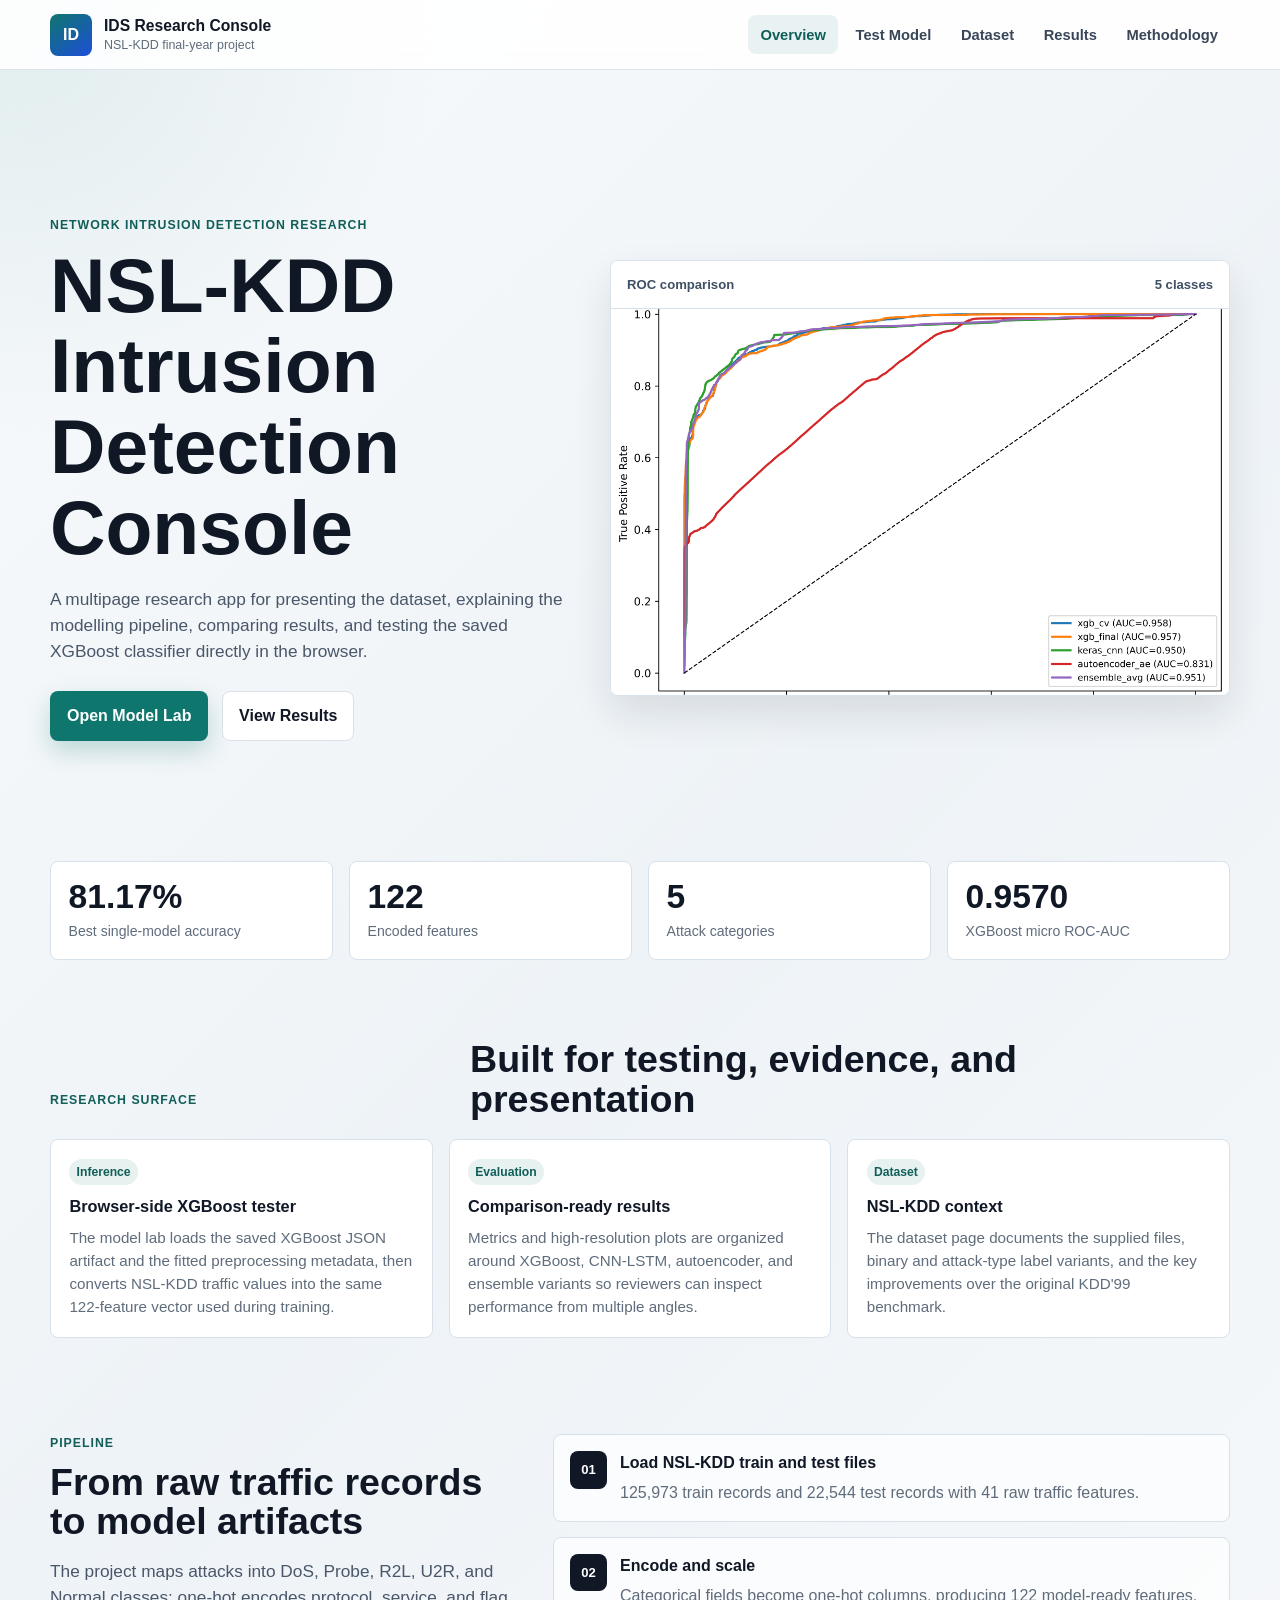
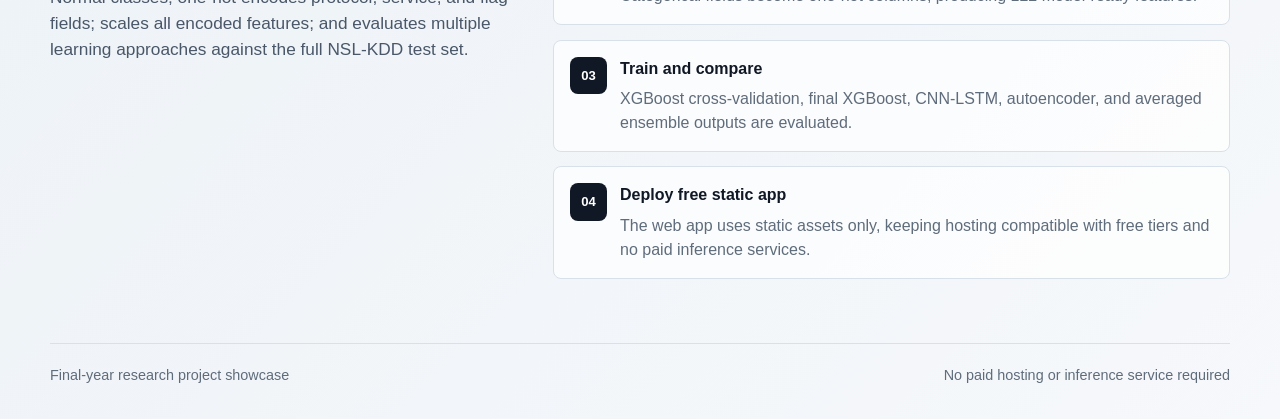
<file: index.html>
<!doctype html>
<html lang="en">
  <head>
    <meta charset="utf-8">
    <meta name="viewport" content="width=device-width, initial-scale=1">
    <meta name="description" content="Final-year NSL-KDD intrusion detection research showcase and browser-based model testing console.">
    <title>NSL-KDD IDS Research Console</title>
    <link rel="stylesheet" href="assets/css/styles.css">
    <script src="assets/js/app.js" defer></script>
  </head>
  <body data-page="overview">
    <header class="site-header">
      <a class="brand" href="index.html" aria-label="NSL-KDD IDS Research Console home">
        <span class="brand-mark">ID</span>
        <span>
          <strong>IDS Research Console</strong>
          <small>NSL-KDD final-year project</small>
        </span>
      </a>
      <nav class="nav-links" aria-label="Primary navigation">
        <a href="index.html">Overview</a>
        <a href="test.html">Test Model</a>
        <a href="dataset.html">Dataset</a>
        <a href="results.html">Results</a>
        <a href="methodology.html">Methodology</a>
      </nav>
    </header>

    <main>
      <section class="hero-band">
        <div class="hero-copy">
          <p class="eyebrow">Network intrusion detection research</p>
          <h1>NSL-KDD Intrusion Detection Console</h1>
          <p class="hero-lede">A multipage research app for presenting the dataset, explaining the modelling pipeline, comparing results, and testing the saved XGBoost classifier directly in the browser.</p>
          <div class="action-row">
            <a class="button primary" href="test.html">Open Model Lab</a>
            <a class="button secondary" href="results.html">View Results</a>
          </div>
        </div>
        <div class="hero-visual" aria-label="Research performance preview">
          <div class="visual-toolbar">
            <span>ROC comparison</span>
            <span>5 classes</span>
          </div>
          <img src="assets/images/roc_comparison.png" alt="ROC comparison chart for the trained intrusion detection models">
        </div>
      </section>

      <section class="metric-strip" aria-label="Project highlights">
        <article>
          <span class="metric-value" id="overview-best-accuracy">81.17%</span>
          <span class="metric-label">Best single-model accuracy</span>
        </article>
        <article>
          <span class="metric-value">122</span>
          <span class="metric-label">Encoded features</span>
        </article>
        <article>
          <span class="metric-value">5</span>
          <span class="metric-label">Attack categories</span>
        </article>
        <article>
          <span class="metric-value">0.9570</span>
          <span class="metric-label">XGBoost micro ROC-AUC</span>
        </article>
      </section>

      <section class="content-band">
        <div class="section-heading">
          <p class="eyebrow">Research surface</p>
          <h2>Built for testing, evidence, and presentation</h2>
        </div>
        <div class="feature-grid">
          <article class="feature-card">
            <span class="feature-kicker">Inference</span>
            <h3>Browser-side XGBoost tester</h3>
            <p>The model lab loads the saved XGBoost JSON artifact and the fitted preprocessing metadata, then converts NSL-KDD traffic values into the same 122-feature vector used during training.</p>
          </article>
          <article class="feature-card">
            <span class="feature-kicker">Evaluation</span>
            <h3>Comparison-ready results</h3>
            <p>Metrics and high-resolution plots are organized around XGBoost, CNN-LSTM, autoencoder, and ensemble variants so reviewers can inspect performance from multiple angles.</p>
          </article>
          <article class="feature-card">
            <span class="feature-kicker">Dataset</span>
            <h3>NSL-KDD context</h3>
            <p>The dataset page documents the supplied files, binary and attack-type label variants, and the key improvements over the original KDD'99 benchmark.</p>
          </article>
        </div>
      </section>

      <section class="split-band">
        <div>
          <p class="eyebrow">Pipeline</p>
          <h2>From raw traffic records to model artifacts</h2>
          <p class="body-copy">The project maps attacks into DoS, Probe, R2L, U2R, and Normal classes; one-hot encodes protocol, service, and flag fields; scales all encoded features; and evaluates multiple learning approaches against the full NSL-KDD test set.</p>
        </div>
        <ol class="timeline">
          <li>
            <span>01</span>
            <strong>Load NSL-KDD train and test files</strong>
            <p>125,973 train records and 22,544 test records with 41 raw traffic features.</p>
          </li>
          <li>
            <span>02</span>
            <strong>Encode and scale</strong>
            <p>Categorical fields become one-hot columns, producing 122 model-ready features.</p>
          </li>
          <li>
            <span>03</span>
            <strong>Train and compare</strong>
            <p>XGBoost cross-validation, final XGBoost, CNN-LSTM, autoencoder, and averaged ensemble outputs are evaluated.</p>
          </li>
          <li>
            <span>04</span>
            <strong>Deploy free static app</strong>
            <p>The web app uses static assets only, keeping hosting compatible with free tiers and no paid inference services.</p>
          </li>
        </ol>
      </section>
    </main>

    <footer class="site-footer">
      <span>Final-year research project showcase</span>
      <span>No paid hosting or inference service required</span>
    </footer>
  </body>
</html>
</file>
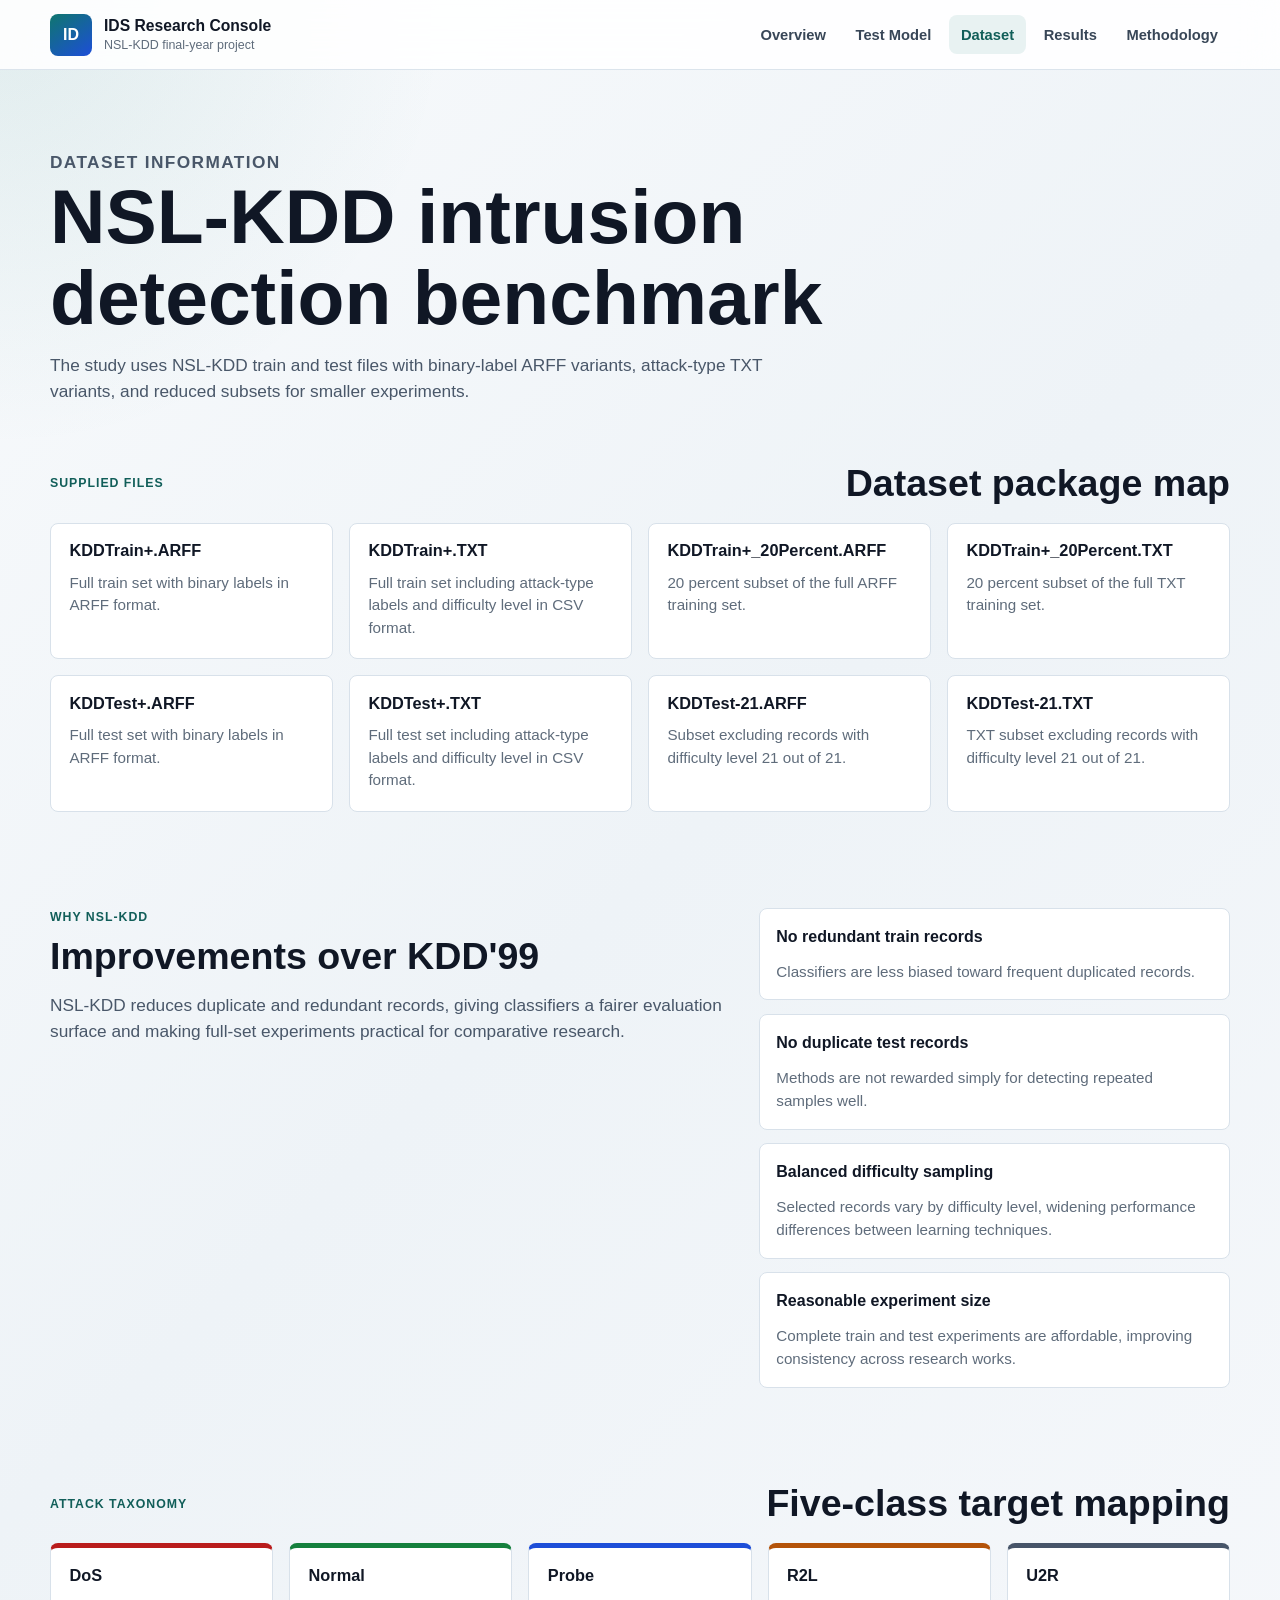
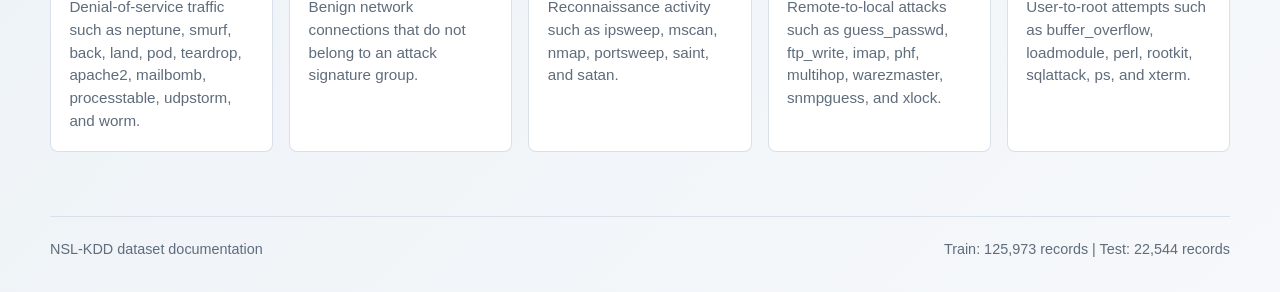
<file: dataset.html>
<!doctype html>
<html lang="en">
  <head>
    <meta charset="utf-8">
    <meta name="viewport" content="width=device-width, initial-scale=1">
    <meta name="description" content="Dataset documentation for the NSL-KDD final-year intrusion detection project.">
    <title>Dataset | IDS Research Console</title>
    <link rel="stylesheet" href="assets/css/styles.css">
    <script src="assets/js/app.js" defer></script>
  </head>
  <body data-page="dataset">
    <header class="site-header">
      <a class="brand" href="index.html" aria-label="NSL-KDD IDS Research Console home">
        <span class="brand-mark">ID</span>
        <span>
          <strong>IDS Research Console</strong>
          <small>NSL-KDD final-year project</small>
        </span>
      </a>
      <nav class="nav-links" aria-label="Primary navigation">
        <a href="index.html">Overview</a>
        <a href="test.html">Test Model</a>
        <a href="dataset.html">Dataset</a>
        <a href="results.html">Results</a>
        <a href="methodology.html">Methodology</a>
      </nav>
    </header>

    <main>
      <section class="page-intro">
        <p class="eyebrow">Dataset information</p>
        <h1>NSL-KDD intrusion detection benchmark</h1>
        <p>The study uses NSL-KDD train and test files with binary-label ARFF variants, attack-type TXT variants, and reduced subsets for smaller experiments.</p>
      </section>

      <section class="content-band tight">
        <div class="section-heading">
          <p class="eyebrow">Supplied files</p>
          <h2>Dataset package map</h2>
        </div>
        <div class="file-grid">
          <article>
            <h3>KDDTrain+.ARFF</h3>
            <p>Full train set with binary labels in ARFF format.</p>
          </article>
          <article>
            <h3>KDDTrain+.TXT</h3>
            <p>Full train set including attack-type labels and difficulty level in CSV format.</p>
          </article>
          <article>
            <h3>KDDTrain+_20Percent.ARFF</h3>
            <p>20 percent subset of the full ARFF training set.</p>
          </article>
          <article>
            <h3>KDDTrain+_20Percent.TXT</h3>
            <p>20 percent subset of the full TXT training set.</p>
          </article>
          <article>
            <h3>KDDTest+.ARFF</h3>
            <p>Full test set with binary labels in ARFF format.</p>
          </article>
          <article>
            <h3>KDDTest+.TXT</h3>
            <p>Full test set including attack-type labels and difficulty level in CSV format.</p>
          </article>
          <article>
            <h3>KDDTest-21.ARFF</h3>
            <p>Subset excluding records with difficulty level 21 out of 21.</p>
          </article>
          <article>
            <h3>KDDTest-21.TXT</h3>
            <p>TXT subset excluding records with difficulty level 21 out of 21.</p>
          </article>
        </div>
      </section>

      <section class="split-band reverse">
        <div>
          <p class="eyebrow">Why NSL-KDD</p>
          <h2>Improvements over KDD'99</h2>
          <p class="body-copy">NSL-KDD reduces duplicate and redundant records, giving classifiers a fairer evaluation surface and making full-set experiments practical for comparative research.</p>
        </div>
        <div class="insight-list">
          <article>
            <strong>No redundant train records</strong>
            <p>Classifiers are less biased toward frequent duplicated records.</p>
          </article>
          <article>
            <strong>No duplicate test records</strong>
            <p>Methods are not rewarded simply for detecting repeated samples well.</p>
          </article>
          <article>
            <strong>Balanced difficulty sampling</strong>
            <p>Selected records vary by difficulty level, widening performance differences between learning techniques.</p>
          </article>
          <article>
            <strong>Reasonable experiment size</strong>
            <p>Complete train and test experiments are affordable, improving consistency across research works.</p>
          </article>
        </div>
      </section>

      <section class="content-band">
        <div class="section-heading">
          <p class="eyebrow">Attack taxonomy</p>
          <h2>Five-class target mapping</h2>
        </div>
        <div class="taxonomy-grid">
          <article class="taxonomy-card dos">
            <h3>DoS</h3>
            <p>Denial-of-service traffic such as neptune, smurf, back, land, pod, teardrop, apache2, mailbomb, processtable, udpstorm, and worm.</p>
          </article>
          <article class="taxonomy-card normal">
            <h3>Normal</h3>
            <p>Benign network connections that do not belong to an attack signature group.</p>
          </article>
          <article class="taxonomy-card probe">
            <h3>Probe</h3>
            <p>Reconnaissance activity such as ipsweep, mscan, nmap, portsweep, saint, and satan.</p>
          </article>
          <article class="taxonomy-card r2l">
            <h3>R2L</h3>
            <p>Remote-to-local attacks such as guess_passwd, ftp_write, imap, phf, multihop, warezmaster, snmpguess, and xlock.</p>
          </article>
          <article class="taxonomy-card u2r">
            <h3>U2R</h3>
            <p>User-to-root attempts such as buffer_overflow, loadmodule, perl, rootkit, sqlattack, ps, and xterm.</p>
          </article>
        </div>
      </section>
    </main>

    <footer class="site-footer">
      <span>NSL-KDD dataset documentation</span>
      <span>Train: 125,973 records | Test: 22,544 records</span>
    </footer>
  </body>
</html>
</file>
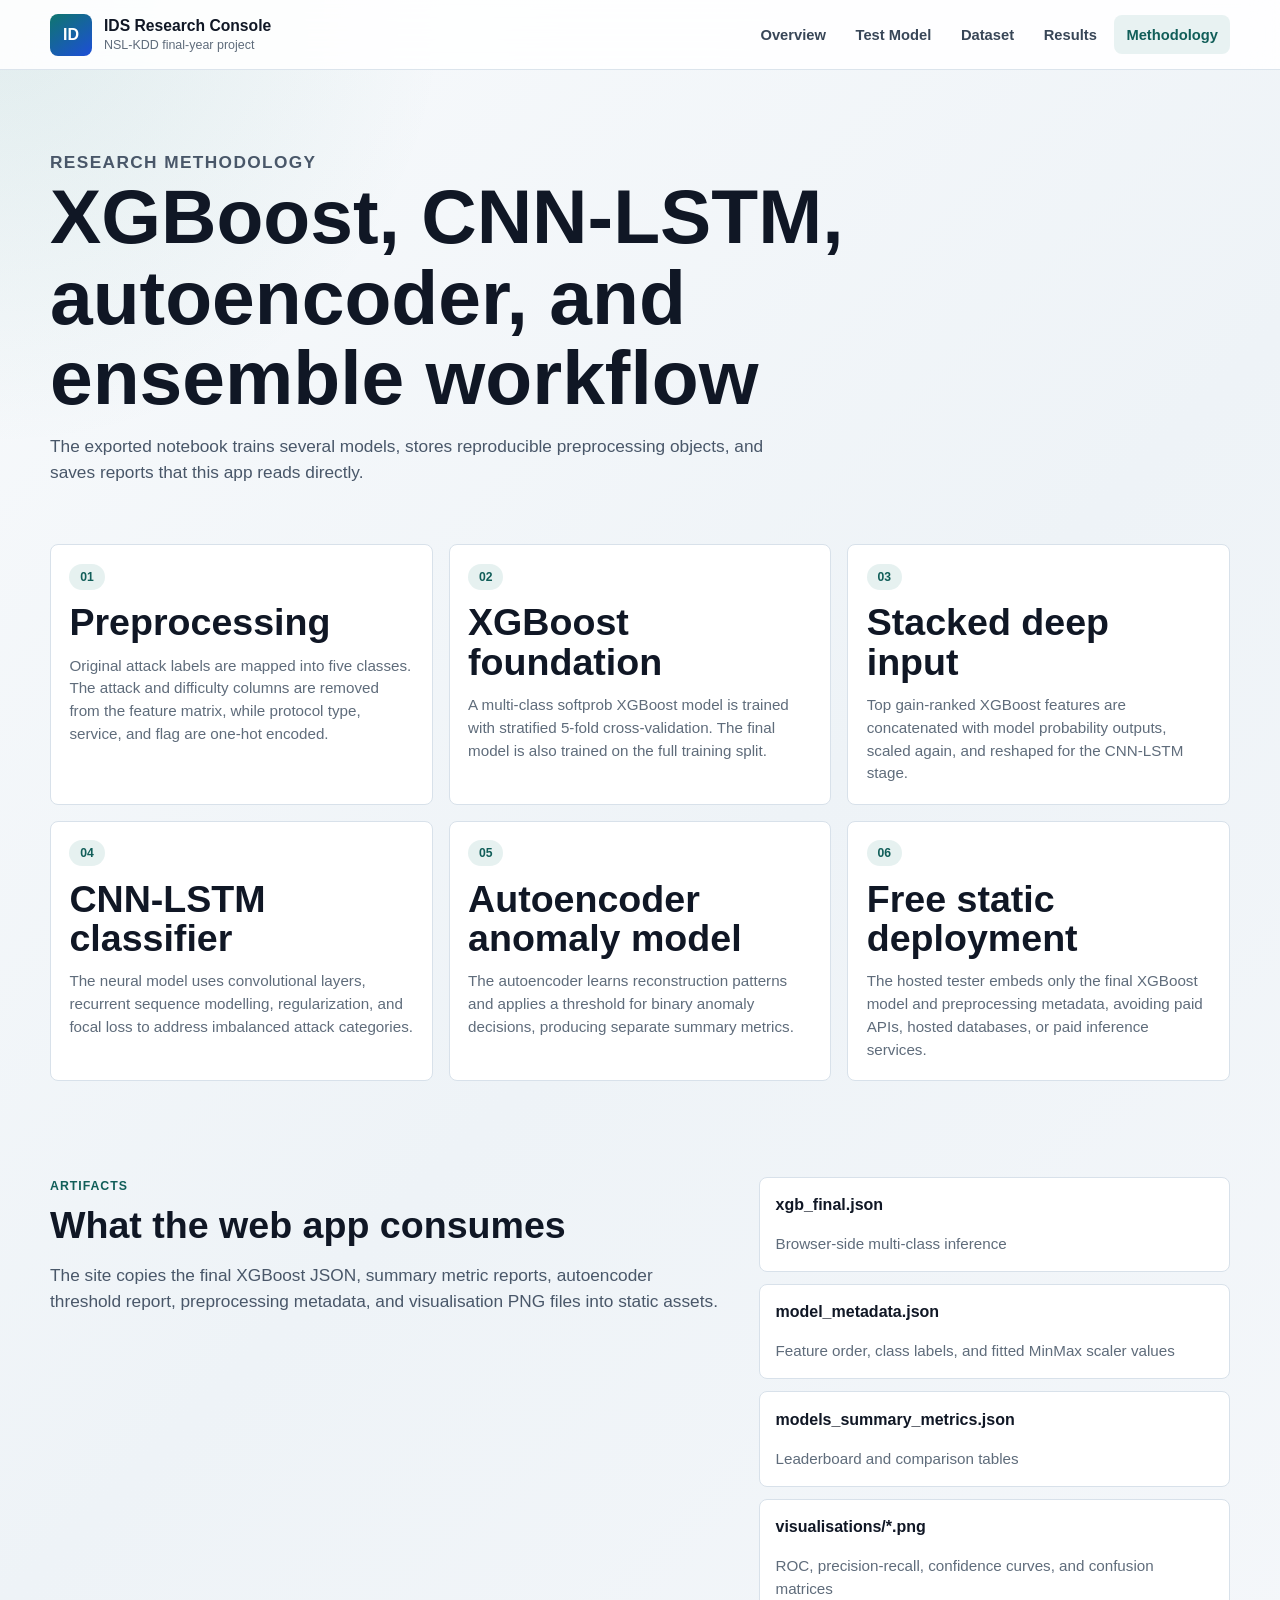
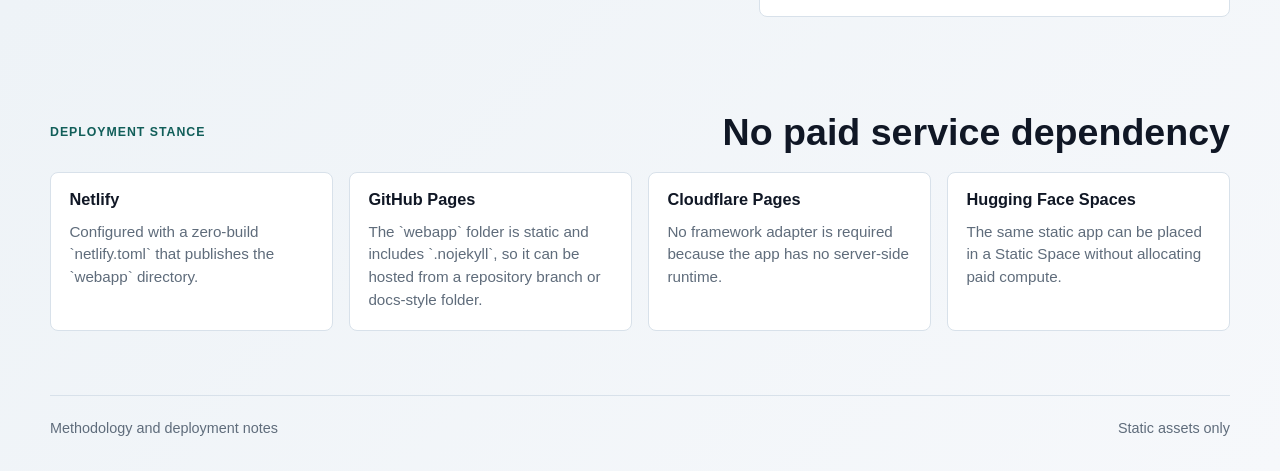
<file: methodology.html>
<!doctype html>
<html lang="en">
  <head>
    <meta charset="utf-8">
    <meta name="viewport" content="width=device-width, initial-scale=1">
    <meta name="description" content="Research methodology and deployment notes for the NSL-KDD intrusion detection final-year project.">
    <title>Methodology | IDS Research Console</title>
    <link rel="stylesheet" href="assets/css/styles.css">
    <script src="assets/js/app.js" defer></script>
  </head>
  <body data-page="methodology">
    <header class="site-header">
      <a class="brand" href="index.html" aria-label="NSL-KDD IDS Research Console home">
        <span class="brand-mark">ID</span>
        <span>
          <strong>IDS Research Console</strong>
          <small>NSL-KDD final-year project</small>
        </span>
      </a>
      <nav class="nav-links" aria-label="Primary navigation">
        <a href="index.html">Overview</a>
        <a href="test.html">Test Model</a>
        <a href="dataset.html">Dataset</a>
        <a href="results.html">Results</a>
        <a href="methodology.html">Methodology</a>
      </nav>
    </header>

    <main>
      <section class="page-intro">
        <p class="eyebrow">Research methodology</p>
        <h1>XGBoost, CNN-LSTM, autoencoder, and ensemble workflow</h1>
        <p>The exported notebook trains several models, stores reproducible preprocessing objects, and saves reports that this app reads directly.</p>
      </section>

      <section class="content-band tight">
        <div class="method-grid">
          <article class="method-card">
            <span>01</span>
            <h2>Preprocessing</h2>
            <p>Original attack labels are mapped into five classes. The attack and difficulty columns are removed from the feature matrix, while protocol type, service, and flag are one-hot encoded.</p>
          </article>
          <article class="method-card">
            <span>02</span>
            <h2>XGBoost foundation</h2>
            <p>A multi-class softprob XGBoost model is trained with stratified 5-fold cross-validation. The final model is also trained on the full training split.</p>
          </article>
          <article class="method-card">
            <span>03</span>
            <h2>Stacked deep input</h2>
            <p>Top gain-ranked XGBoost features are concatenated with model probability outputs, scaled again, and reshaped for the CNN-LSTM stage.</p>
          </article>
          <article class="method-card">
            <span>04</span>
            <h2>CNN-LSTM classifier</h2>
            <p>The neural model uses convolutional layers, recurrent sequence modelling, regularization, and focal loss to address imbalanced attack categories.</p>
          </article>
          <article class="method-card">
            <span>05</span>
            <h2>Autoencoder anomaly model</h2>
            <p>The autoencoder learns reconstruction patterns and applies a threshold for binary anomaly decisions, producing separate summary metrics.</p>
          </article>
          <article class="method-card">
            <span>06</span>
            <h2>Free static deployment</h2>
            <p>The hosted tester embeds only the final XGBoost model and preprocessing metadata, avoiding paid APIs, hosted databases, or paid inference services.</p>
          </article>
        </div>
      </section>

      <section class="split-band reverse">
        <div>
          <p class="eyebrow">Artifacts</p>
          <h2>What the web app consumes</h2>
          <p class="body-copy">The site copies the final XGBoost JSON, summary metric reports, autoencoder threshold report, preprocessing metadata, and visualisation PNG files into static assets.</p>
        </div>
        <div class="artifact-list">
          <div><strong>xgb_final.json</strong><span>Browser-side multi-class inference</span></div>
          <div><strong>model_metadata.json</strong><span>Feature order, class labels, and fitted MinMax scaler values</span></div>
          <div><strong>models_summary_metrics.json</strong><span>Leaderboard and comparison tables</span></div>
          <div><strong>visualisations/*.png</strong><span>ROC, precision-recall, confidence curves, and confusion matrices</span></div>
        </div>
      </section>

      <section class="content-band">
        <div class="section-heading">
          <p class="eyebrow">Deployment stance</p>
          <h2>No paid service dependency</h2>
        </div>
        <div class="deploy-grid">
          <article>
            <h3>Netlify</h3>
            <p>Configured with a zero-build `netlify.toml` that publishes the `webapp` directory.</p>
          </article>
          <article>
            <h3>GitHub Pages</h3>
            <p>The `webapp` folder is static and includes `.nojekyll`, so it can be hosted from a repository branch or docs-style folder.</p>
          </article>
          <article>
            <h3>Cloudflare Pages</h3>
            <p>No framework adapter is required because the app has no server-side runtime.</p>
          </article>
          <article>
            <h3>Hugging Face Spaces</h3>
            <p>The same static app can be placed in a Static Space without allocating paid compute.</p>
          </article>
        </div>
      </section>
    </main>

    <footer class="site-footer">
      <span>Methodology and deployment notes</span>
      <span>Static assets only</span>
    </footer>
  </body>
</html>
</file>
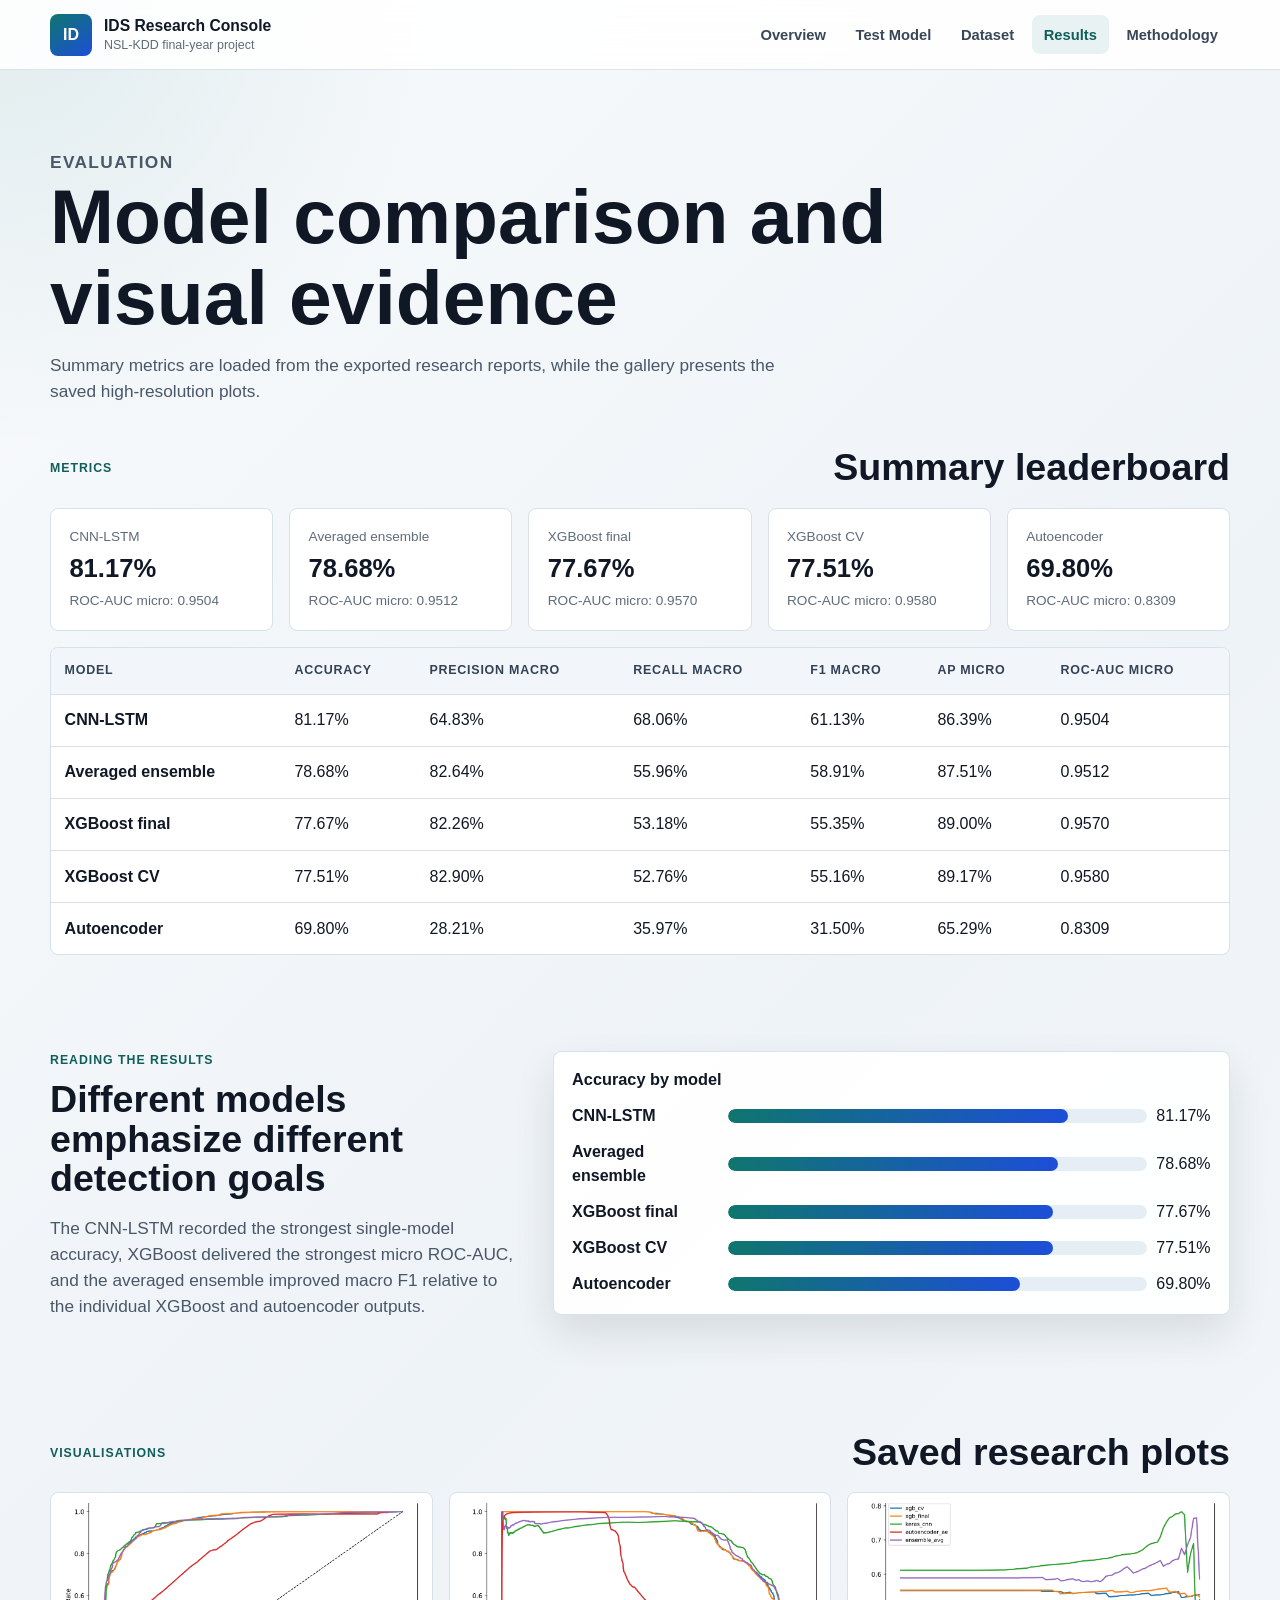
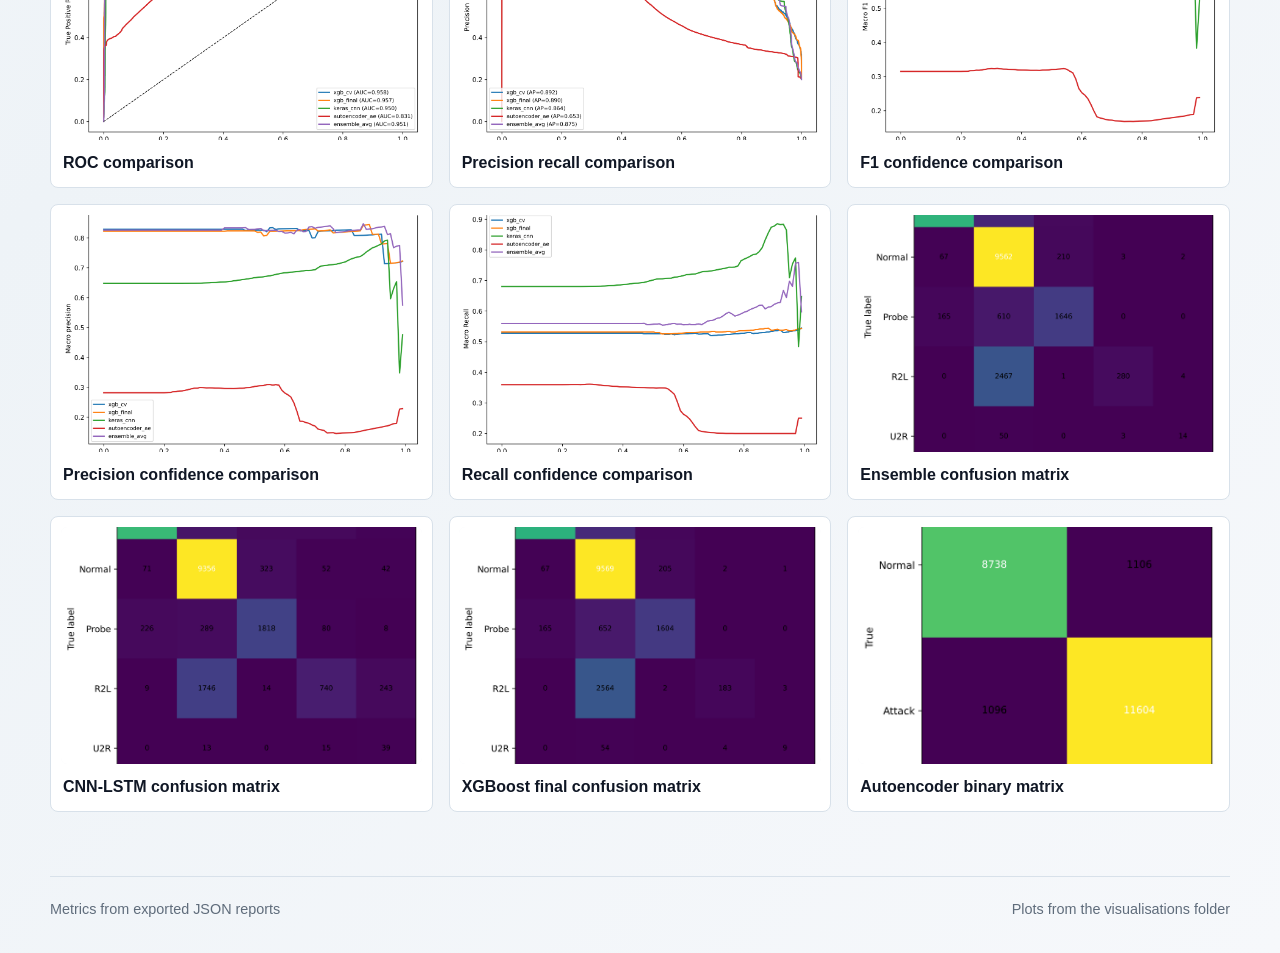
<file: results.html>
<!doctype html>
<html lang="en">
  <head>
    <meta charset="utf-8">
    <meta name="viewport" content="width=device-width, initial-scale=1">
    <meta name="description" content="Model performance metrics and research plots for the NSL-KDD intrusion detection project.">
    <title>Results | IDS Research Console</title>
    <link rel="stylesheet" href="assets/css/styles.css">
    <script src="assets/js/app.js" defer></script>
    <script src="assets/js/results.js" defer></script>
  </head>
  <body data-page="results">
    <header class="site-header">
      <a class="brand" href="index.html" aria-label="NSL-KDD IDS Research Console home">
        <span class="brand-mark">ID</span>
        <span>
          <strong>IDS Research Console</strong>
          <small>NSL-KDD final-year project</small>
        </span>
      </a>
      <nav class="nav-links" aria-label="Primary navigation">
        <a href="index.html">Overview</a>
        <a href="test.html">Test Model</a>
        <a href="dataset.html">Dataset</a>
        <a href="results.html">Results</a>
        <a href="methodology.html">Methodology</a>
      </nav>
    </header>

    <main>
      <section class="page-intro compact">
        <p class="eyebrow">Evaluation</p>
        <h1>Model comparison and visual evidence</h1>
        <p>Summary metrics are loaded from the exported research reports, while the gallery presents the saved high-resolution plots.</p>
      </section>

      <section class="content-band tight">
        <div class="section-heading">
          <p class="eyebrow">Metrics</p>
          <h2>Summary leaderboard</h2>
        </div>
        <div id="metricsGrid" class="metrics-grid"></div>
        <div class="table-wrap">
          <table id="metricsTable">
            <thead>
              <tr>
                <th>Model</th>
                <th>Accuracy</th>
                <th>Precision macro</th>
                <th>Recall macro</th>
                <th>F1 macro</th>
                <th>AP micro</th>
                <th>ROC-AUC micro</th>
              </tr>
            </thead>
            <tbody></tbody>
          </table>
        </div>
      </section>

      <section class="split-band">
        <div>
          <p class="eyebrow">Reading the results</p>
          <h2>Different models emphasize different detection goals</h2>
          <p class="body-copy">The CNN-LSTM recorded the strongest single-model accuracy, XGBoost delivered the strongest micro ROC-AUC, and the averaged ensemble improved macro F1 relative to the individual XGBoost and autoencoder outputs.</p>
        </div>
        <div class="chart-panel">
          <h3>Accuracy by model</h3>
          <div id="accuracyBars" class="bar-chart"></div>
        </div>
      </section>

      <section class="content-band">
        <div class="section-heading">
          <p class="eyebrow">Visualisations</p>
          <h2>Saved research plots</h2>
        </div>
        <div class="gallery-grid" id="galleryGrid">
          <button class="plot-card" data-image="roc_comparison.png">
            <img src="assets/images/roc_comparison.png" alt="ROC comparison plot">
            <span>ROC comparison</span>
          </button>
          <button class="plot-card" data-image="precision_recall_comparison.png">
            <img src="assets/images/precision_recall_comparison.png" alt="Precision recall comparison plot">
            <span>Precision recall comparison</span>
          </button>
          <button class="plot-card" data-image="f1_confidence_comparison.png">
            <img src="assets/images/f1_confidence_comparison.png" alt="F1 confidence comparison plot">
            <span>F1 confidence comparison</span>
          </button>
          <button class="plot-card" data-image="precision_confidence_comparison.png">
            <img src="assets/images/precision_confidence_comparison.png" alt="Precision confidence comparison plot">
            <span>Precision confidence comparison</span>
          </button>
          <button class="plot-card" data-image="recall_confidence_comparison.png">
            <img src="assets/images/recall_confidence_comparison.png" alt="Recall confidence comparison plot">
            <span>Recall confidence comparison</span>
          </button>
          <button class="plot-card" data-image="confusion_matrix_ensemble_avg.png">
            <img src="assets/images/confusion_matrix_ensemble_avg.png" alt="Ensemble average confusion matrix">
            <span>Ensemble confusion matrix</span>
          </button>
          <button class="plot-card" data-image="confusion_matrix_keras_cnn.png">
            <img src="assets/images/confusion_matrix_keras_cnn.png" alt="Keras CNN confusion matrix">
            <span>CNN-LSTM confusion matrix</span>
          </button>
          <button class="plot-card" data-image="confusion_matrix_xgb_final.png">
            <img src="assets/images/confusion_matrix_xgb_final.png" alt="Final XGBoost confusion matrix">
            <span>XGBoost final confusion matrix</span>
          </button>
          <button class="plot-card" data-image="confusion_matrix_autoencoder_binary.png">
            <img src="assets/images/confusion_matrix_autoencoder_binary.png" alt="Autoencoder binary confusion matrix">
            <span>Autoencoder binary matrix</span>
          </button>
        </div>
      </section>
    </main>

    <div class="modal" id="plotModal" aria-hidden="true" role="dialog" aria-label="Expanded plot">
      <div class="modal-surface">
        <button class="modal-close" type="button" id="closeModal" aria-label="Close expanded plot">Close</button>
        <img id="modalImage" alt="">
      </div>
    </div>

    <footer class="site-footer">
      <span>Metrics from exported JSON reports</span>
      <span>Plots from the visualisations folder</span>
    </footer>
  </body>
</html>
</file>
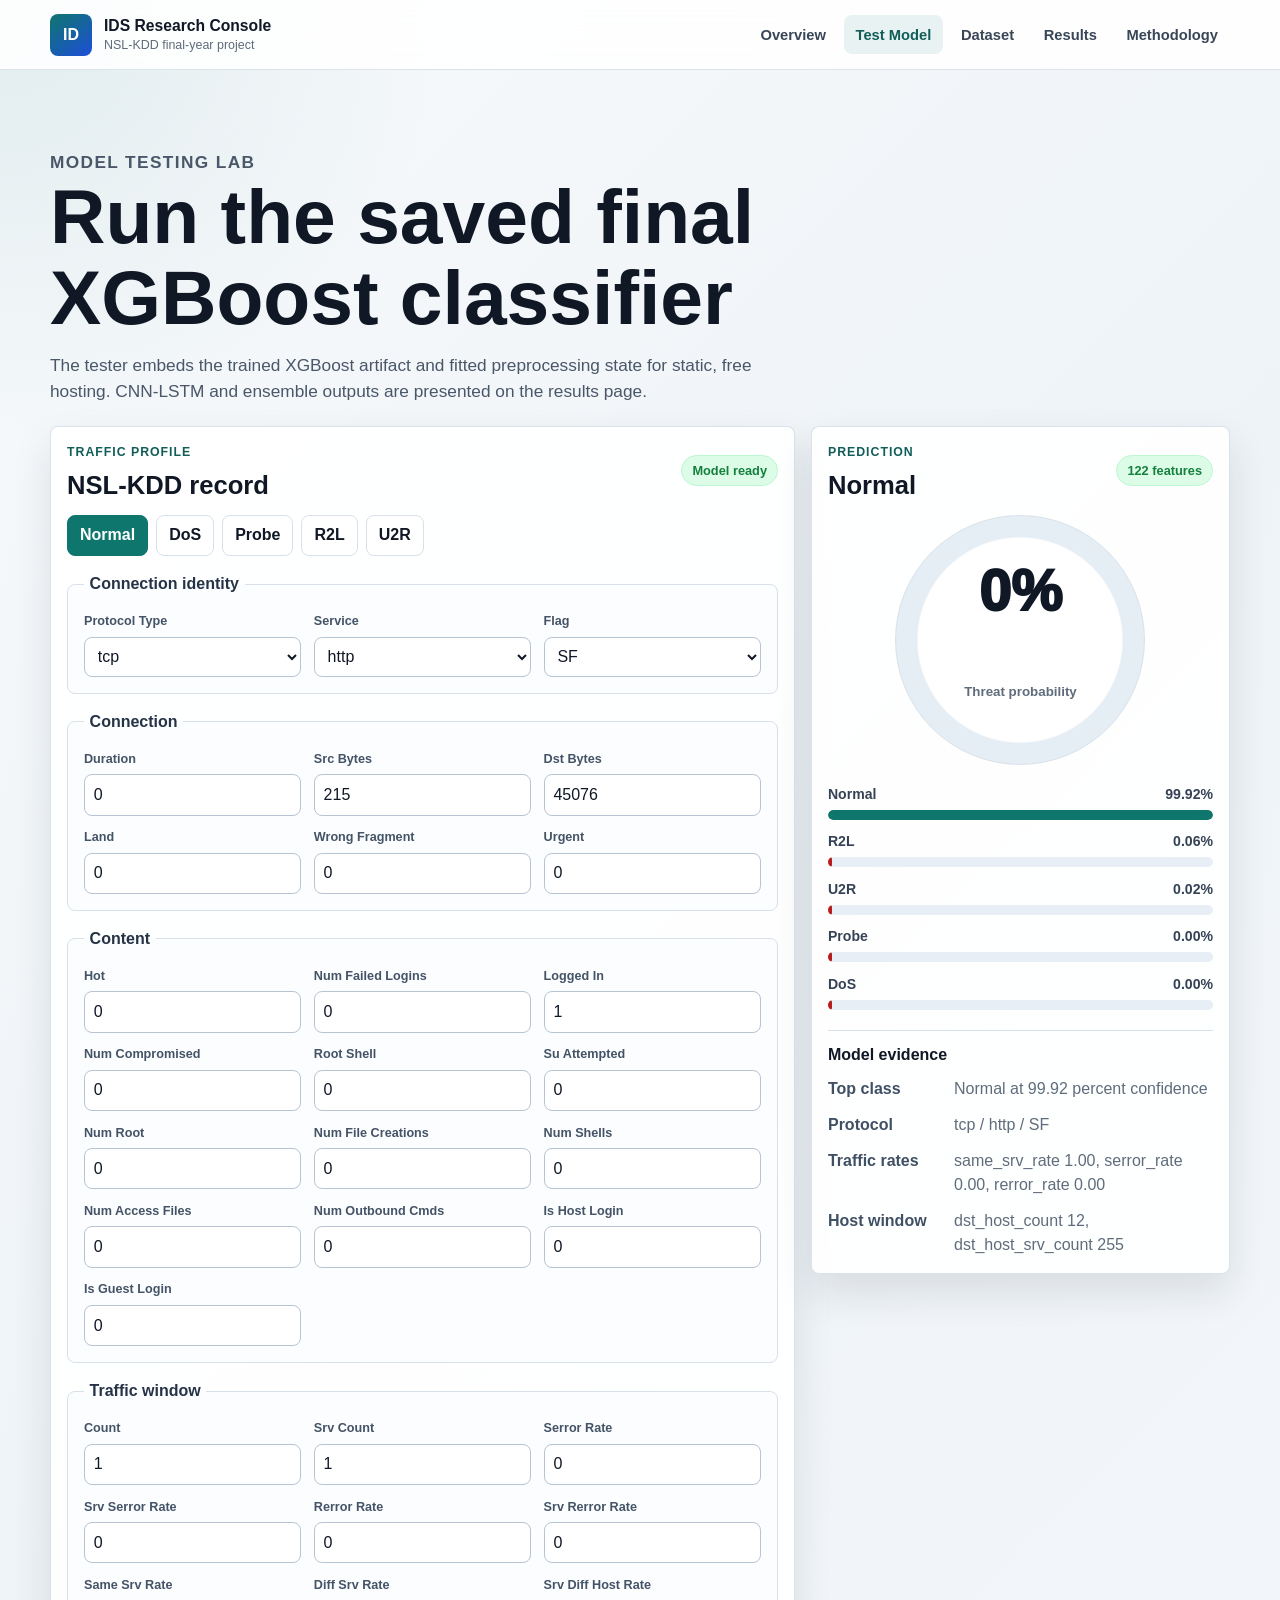
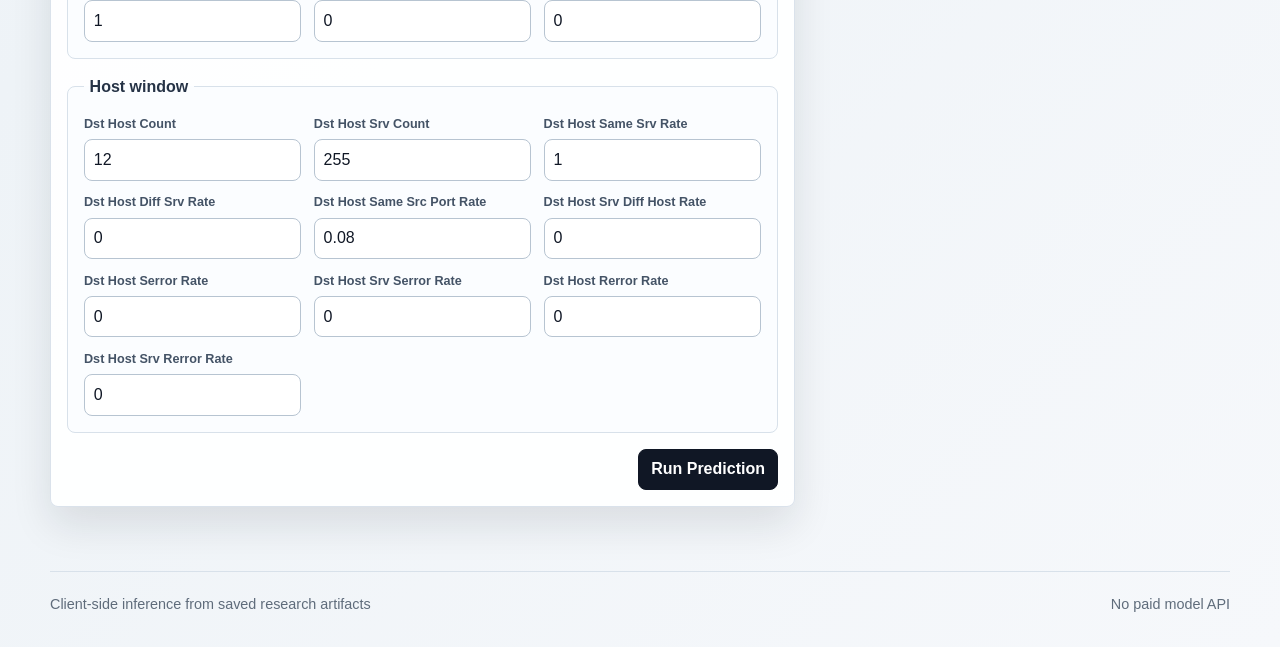
<file: test.html>
<!doctype html>
<html lang="en">
  <head>
    <meta charset="utf-8">
    <meta name="viewport" content="width=device-width, initial-scale=1">
    <meta name="description" content="Client-side model testing lab for the saved NSL-KDD XGBoost intrusion detection classifier.">
    <title>Test Model | IDS Research Console</title>
    <link rel="stylesheet" href="assets/css/styles.css">
    <script src="assets/js/app.js" defer></script>
    <script src="assets/js/model-tester.js" defer></script>
  </head>
  <body data-page="test">
    <header class="site-header">
      <a class="brand" href="index.html" aria-label="NSL-KDD IDS Research Console home">
        <span class="brand-mark">ID</span>
        <span>
          <strong>IDS Research Console</strong>
          <small>NSL-KDD final-year project</small>
        </span>
      </a>
      <nav class="nav-links" aria-label="Primary navigation">
        <a href="index.html">Overview</a>
        <a href="test.html">Test Model</a>
        <a href="dataset.html">Dataset</a>
        <a href="results.html">Results</a>
        <a href="methodology.html">Methodology</a>
      </nav>
    </header>

    <main>
      <section class="page-intro compact">
        <p class="eyebrow">Model testing lab</p>
        <h1>Run the saved final XGBoost classifier</h1>
        <p>The tester embeds the trained XGBoost artifact and fitted preprocessing state for static, free hosting. CNN-LSTM and ensemble outputs are presented on the results page.</p>
      </section>

      <section class="lab-layout">
        <div class="control-panel">
          <div class="panel-heading">
            <div>
              <p class="eyebrow">Traffic profile</p>
              <h2>NSL-KDD record</h2>
            </div>
            <div id="modelStatus" class="status-pill">Loading model</div>
          </div>
          <div class="preset-bar" id="presetBar" aria-label="Preset traffic records"></div>
          <form id="trafficForm" class="traffic-form" autocomplete="off"></form>
        </div>

        <aside class="result-panel" aria-live="polite">
          <div class="panel-heading">
            <div>
              <p class="eyebrow">Prediction</p>
              <h2 id="predictedClass">Waiting</h2>
            </div>
            <span class="status-pill success" id="encodedCount">122 features</span>
          </div>

          <div class="risk-dial" id="riskDial">
            <span id="riskValue">0%</span>
            <small>Threat probability</small>
          </div>

          <div class="probability-list" id="probabilityList"></div>

          <div class="explain-box">
            <h3>Model evidence</h3>
            <dl id="evidenceList">
              <div>
                <dt>Artifact</dt>
                <dd>Final XGBoost softprob model</dd>
              </div>
              <div>
                <dt>Classes</dt>
                <dd>DoS, Normal, Probe, R2L, U2R</dd>
              </div>
              <div>
                <dt>Preprocessing</dt>
                <dd>One-hot encoding plus MinMax scaling</dd>
              </div>
            </dl>
          </div>
        </aside>
      </section>
    </main>

    <footer class="site-footer">
      <span>Client-side inference from saved research artifacts</span>
      <span>No paid model API</span>
    </footer>
  </body>
</html>
</file>
<file: assets/css/styles.css>
:root {
  --ink: #101725;
  --muted: #5f6c7b;
  --soft: #eef3f7;
  --paper: #f7f9fc;
  --surface: #ffffff;
  --line: #d8e1ea;
  --line-strong: #b7c4d1;
  --teal: #0f766e;
  --teal-dark: #115e59;
  --blue: #1d4ed8;
  --blue-soft: #dbeafe;
  --green: #15803d;
  --green-soft: #dcfce7;
  --amber: #b45309;
  --amber-soft: #fef3c7;
  --red: #b91c1c;
  --red-soft: #fee2e2;
  --shadow: 0 18px 40px rgba(16, 23, 37, 0.11);
  --radius: 8px;
  --max: 1180px;
}

* {
  box-sizing: border-box;
}

html {
  scroll-behavior: smooth;
}

body {
  margin: 0;
  min-width: 320px;
  color: var(--ink);
  background:
    radial-gradient(circle at top left, rgba(15, 118, 110, 0.1), transparent 28rem),
    linear-gradient(135deg, #f8fafc 0%, #eef3f7 48%, #f6f8fb 100%);
  font-family: "Segoe UI", Roboto, Arial, sans-serif;
  line-height: 1.5;
}

img {
  display: block;
  max-width: 100%;
}

a {
  color: inherit;
}

button,
input,
select {
  font: inherit;
}

.site-header {
  position: sticky;
  top: 0;
  z-index: 20;
  display: flex;
  align-items: center;
  justify-content: space-between;
  gap: 1.5rem;
  padding: 0.85rem max(1.25rem, calc((100vw - var(--max)) / 2));
  background: rgba(255, 255, 255, 0.88);
  border-bottom: 1px solid rgba(216, 225, 234, 0.9);
  backdrop-filter: blur(16px);
}

.brand {
  display: inline-flex;
  align-items: center;
  gap: 0.75rem;
  min-width: 215px;
  color: var(--ink);
  text-decoration: none;
}

.brand-mark {
  display: grid;
  width: 42px;
  height: 42px;
  place-items: center;
  color: #fff;
  background: linear-gradient(145deg, var(--teal), var(--blue));
  border-radius: var(--radius);
  font-weight: 800;
  letter-spacing: 0;
}

.brand strong,
.brand small {
  display: block;
  line-height: 1.15;
}

.brand strong {
  font-size: 0.98rem;
}

.brand small {
  margin-top: 0.18rem;
  color: var(--muted);
  font-size: 0.78rem;
}

.nav-links {
  display: flex;
  flex-wrap: wrap;
  justify-content: flex-end;
  gap: 0.35rem;
}

.nav-links a {
  padding: 0.55rem 0.75rem;
  border-radius: var(--radius);
  color: #384657;
  font-size: 0.92rem;
  font-weight: 650;
  text-decoration: none;
  transition: background 160ms ease, color 160ms ease;
}

.nav-links a:hover,
.nav-links a[aria-current="page"] {
  color: var(--teal-dark);
  background: rgba(15, 118, 110, 0.09);
}

main {
  width: min(var(--max), calc(100% - 2rem));
  margin: 0 auto;
}

.hero-band {
  display: grid;
  grid-template-columns: minmax(0, 0.92fr) minmax(420px, 1.08fr);
  gap: 2rem;
  align-items: center;
  min-height: calc(100vh - 6rem);
  padding: 3.5rem 0 2.75rem;
}

.hero-copy {
  max-width: 620px;
}

.eyebrow {
  margin: 0 0 0.65rem;
  color: var(--teal-dark);
  font-size: 0.77rem;
  font-weight: 800;
  letter-spacing: 0.08em;
  text-transform: uppercase;
}

h1,
h2,
h3,
p {
  overflow-wrap: anywhere;
}

h1,
h2,
h3 {
  margin: 0;
  letter-spacing: 0;
  line-height: 1.05;
}

h1 {
  max-width: 900px;
  font-size: clamp(2.55rem, 6vw, 5.35rem);
}

h2 {
  font-size: clamp(1.55rem, 3vw, 2.35rem);
}

h3 {
  font-size: 1.02rem;
}

.hero-lede,
.page-intro p,
.body-copy {
  color: #495769;
  font-size: 1.08rem;
}

.hero-lede {
  max-width: 640px;
  margin: 1.25rem 0 0;
}

.action-row {
  display: flex;
  flex-wrap: wrap;
  gap: 0.85rem;
  margin-top: 1.6rem;
}

.button {
  display: inline-flex;
  align-items: center;
  justify-content: center;
  min-height: 44px;
  padding: 0.75rem 1rem;
  border: 1px solid transparent;
  border-radius: var(--radius);
  font-weight: 800;
  text-decoration: none;
}

.button.primary {
  color: #fff;
  background: var(--teal);
  box-shadow: 0 10px 24px rgba(15, 118, 110, 0.24);
}

.button.secondary {
  color: var(--ink);
  background: #fff;
  border-color: var(--line);
}

.hero-visual,
.control-panel,
.result-panel,
.chart-panel,
.modal-surface {
  background: rgba(255, 255, 255, 0.92);
  border: 1px solid rgba(216, 225, 234, 0.95);
  border-radius: var(--radius);
  box-shadow: var(--shadow);
}

.hero-visual {
  overflow: hidden;
}

.visual-toolbar {
  display: flex;
  justify-content: space-between;
  gap: 1rem;
  padding: 0.85rem 1rem;
  color: #405064;
  background: #ffffff;
  border-bottom: 1px solid var(--line);
  font-size: 0.82rem;
  font-weight: 800;
}

.hero-visual img {
  width: 100%;
  aspect-ratio: 16 / 10;
  object-fit: cover;
  object-position: center;
}

.metric-strip {
  display: grid;
  grid-template-columns: repeat(4, minmax(0, 1fr));
  gap: 1rem;
  margin: -0.8rem 0 2rem;
}

.metric-strip article,
.feature-card,
.file-grid article,
.taxonomy-card,
.method-card,
.deploy-grid article,
.metrics-grid article,
.artifact-list div,
.insight-list article {
  background: var(--surface);
  border: 1px solid var(--line);
  border-radius: var(--radius);
}

.metric-strip article {
  padding: 1.1rem;
}

.metric-value {
  display: block;
  color: var(--ink);
  font-size: clamp(1.45rem, 3vw, 2.1rem);
  font-weight: 900;
  line-height: 1;
}

.metric-label {
  display: block;
  margin-top: 0.45rem;
  color: var(--muted);
  font-size: 0.88rem;
}

.content-band,
.split-band {
  padding: 3rem 0;
}

.content-band.tight {
  padding-top: 1.4rem;
}

.section-heading {
  display: flex;
  align-items: end;
  justify-content: space-between;
  gap: 1rem;
  margin-bottom: 1.25rem;
}

.section-heading h2 {
  max-width: 760px;
}

.feature-grid,
.file-grid,
.taxonomy-grid,
.method-grid,
.deploy-grid,
.metrics-grid,
.gallery-grid {
  display: grid;
  gap: 1rem;
}

.feature-grid {
  grid-template-columns: repeat(3, minmax(0, 1fr));
}

.feature-card,
.file-grid article,
.taxonomy-card,
.method-card,
.deploy-grid article,
.metrics-grid article {
  padding: 1.15rem;
}

.feature-kicker,
.method-card span {
  display: inline-flex;
  align-items: center;
  justify-content: center;
  min-width: 2.2rem;
  min-height: 1.6rem;
  margin-bottom: 0.85rem;
  padding: 0.2rem 0.45rem;
  color: var(--teal-dark);
  background: rgba(15, 118, 110, 0.1);
  border-radius: 999px;
  font-size: 0.76rem;
  font-weight: 900;
}

.feature-card p,
.file-grid p,
.taxonomy-card p,
.method-card p,
.deploy-grid p,
.insight-list p,
.artifact-list span {
  margin: 0.75rem 0 0;
  color: var(--muted);
  font-size: 0.95rem;
}

.split-band {
  display: grid;
  grid-template-columns: minmax(0, 0.82fr) minmax(0, 1.18fr);
  gap: 2rem;
  align-items: start;
}

.split-band.reverse {
  grid-template-columns: minmax(0, 1.18fr) minmax(0, 0.82fr);
}

.timeline {
  display: grid;
  gap: 0.9rem;
  margin: 0;
  padding: 0;
  list-style: none;
}

.timeline li {
  display: grid;
  grid-template-columns: auto minmax(0, 1fr);
  gap: 0.4rem 0.8rem;
  padding: 1rem;
  background: rgba(255, 255, 255, 0.72);
  border: 1px solid var(--line);
  border-radius: var(--radius);
}

.timeline span {
  grid-row: span 2;
  display: grid;
  width: 2.35rem;
  height: 2.35rem;
  place-items: center;
  color: #fff;
  background: var(--ink);
  border-radius: var(--radius);
  font-size: 0.82rem;
  font-weight: 900;
}

.timeline p {
  margin: 0;
  color: var(--muted);
}

.page-intro {
  max-width: 920px;
  padding: 4rem 0 2.25rem;
}

.page-intro.compact {
  padding-bottom: 1.3rem;
}

.page-intro p {
  max-width: 760px;
  margin: 1rem 0 0;
}

.file-grid {
  grid-template-columns: repeat(4, minmax(0, 1fr));
}

.insight-list {
  display: grid;
  gap: 0.85rem;
}

.insight-list article {
  padding: 1rem;
}

.taxonomy-grid {
  grid-template-columns: repeat(5, minmax(0, 1fr));
}

.taxonomy-card {
  border-top: 5px solid var(--teal);
}

.taxonomy-card.dos {
  border-top-color: var(--red);
}

.taxonomy-card.normal {
  border-top-color: var(--green);
}

.taxonomy-card.probe {
  border-top-color: var(--blue);
}

.taxonomy-card.r2l {
  border-top-color: var(--amber);
}

.taxonomy-card.u2r {
  border-top-color: #475569;
}

.lab-layout {
  display: grid;
  grid-template-columns: minmax(0, 1.28fr) minmax(340px, 0.72fr);
  gap: 1rem;
  align-items: start;
  padding-bottom: 3rem;
}

.control-panel,
.result-panel {
  padding: 1rem;
}

.result-panel {
  position: sticky;
  top: 5.8rem;
}

.panel-heading {
  display: flex;
  align-items: center;
  justify-content: space-between;
  gap: 1rem;
  margin-bottom: 1rem;
}

.panel-heading h2 {
  font-size: clamp(1.25rem, 2vw, 1.65rem);
}

.status-pill {
  display: inline-flex;
  align-items: center;
  justify-content: center;
  min-height: 30px;
  padding: 0.3rem 0.62rem;
  color: #3f4d5e;
  background: var(--soft);
  border: 1px solid var(--line);
  border-radius: 999px;
  font-size: 0.8rem;
  font-weight: 850;
  white-space: nowrap;
}

.status-pill.success {
  color: var(--green);
  background: var(--green-soft);
  border-color: #bbf7d0;
}

.status-pill.warning {
  color: var(--amber);
  background: var(--amber-soft);
  border-color: #fde68a;
}

.preset-bar {
  display: flex;
  flex-wrap: wrap;
  gap: 0.5rem;
  margin-bottom: 1rem;
}

.preset-bar button,
.form-actions button,
.modal-close {
  min-height: 38px;
  padding: 0.48rem 0.75rem;
  color: var(--ink);
  background: #fff;
  border: 1px solid var(--line);
  border-radius: var(--radius);
  font-weight: 800;
  cursor: pointer;
}

.preset-bar button.active {
  color: #fff;
  background: var(--teal);
  border-color: var(--teal);
}

.traffic-form {
  display: grid;
  gap: 1rem;
}

.field-group {
  margin: 0;
  padding: 1rem;
  background: #fbfdff;
  border: 1px solid var(--line);
  border-radius: var(--radius);
}

.field-group legend {
  padding: 0 0.35rem;
  color: #263346;
  font-weight: 900;
}

.field-grid {
  display: grid;
  grid-template-columns: repeat(3, minmax(0, 1fr));
  gap: 0.78rem;
}

.field {
  display: grid;
  gap: 0.35rem;
  min-width: 0;
}

.field label {
  color: #445366;
  font-size: 0.79rem;
  font-weight: 800;
}

.field input,
.field select {
  width: 100%;
  min-height: 40px;
  padding: 0.48rem 0.55rem;
  color: var(--ink);
  background: #fff;
  border: 1px solid var(--line-strong);
  border-radius: var(--radius);
}

.field input:focus,
.field select:focus,
.preset-bar button:focus,
.plot-card:focus,
.modal-close:focus {
  outline: 3px solid rgba(29, 78, 216, 0.2);
  border-color: var(--blue);
}

.form-actions {
  display: flex;
  justify-content: flex-end;
}

.form-actions button {
  color: #fff;
  background: var(--ink);
  border-color: var(--ink);
}

.risk-dial {
  --risk: 0%;
  display: grid;
  width: min(250px, 78vw);
  aspect-ratio: 1;
  place-items: center;
  margin: 0 auto 1.2rem;
  background:
    radial-gradient(circle, #fff 0 58%, transparent 59%),
    conic-gradient(var(--red) var(--risk), #e5edf5 0);
  border: 1px solid var(--line);
  border-radius: 50%;
}

.risk-dial span {
  font-size: clamp(2.2rem, 7vw, 3.6rem);
  font-weight: 950;
  line-height: 1;
}

.risk-dial small {
  margin-top: -3rem;
  color: var(--muted);
  font-weight: 800;
}

.probability-list {
  display: grid;
  gap: 0.72rem;
}

.prob-row {
  display: grid;
  gap: 0.3rem;
}

.prob-label {
  display: flex;
  justify-content: space-between;
  gap: 0.75rem;
  color: #354255;
  font-size: 0.88rem;
  font-weight: 850;
}

.prob-track {
  overflow: hidden;
  height: 10px;
  background: #e7eef5;
  border-radius: 999px;
}

.prob-bar {
  width: 0;
  height: 100%;
  background: var(--teal);
  border-radius: inherit;
  transition: width 180ms ease;
}

.prob-row.threat .prob-bar {
  background: var(--red);
}

.explain-box {
  margin-top: 1.25rem;
  padding-top: 1rem;
  border-top: 1px solid var(--line);
}

.explain-box h3 {
  font-size: 1rem;
}

.explain-box dl {
  display: grid;
  gap: 0.75rem;
  margin: 0.85rem 0 0;
}

.explain-box div {
  display: grid;
  grid-template-columns: minmax(95px, 0.45fr) minmax(0, 1fr);
  gap: 0.6rem;
}

.explain-box dt {
  color: #405064;
  font-weight: 900;
}

.explain-box dd {
  margin: 0;
  color: var(--muted);
}

.metrics-grid {
  grid-template-columns: repeat(5, minmax(0, 1fr));
  margin-bottom: 1rem;
}

.metrics-grid article {
  display: grid;
  gap: 0.55rem;
}

.metrics-grid strong {
  font-size: 1.6rem;
  line-height: 1;
}

.metrics-grid span {
  color: var(--muted);
  font-size: 0.85rem;
}

.table-wrap {
  overflow-x: auto;
  background: #fff;
  border: 1px solid var(--line);
  border-radius: var(--radius);
}

table {
  width: 100%;
  min-width: 850px;
  border-collapse: collapse;
}

th,
td {
  padding: 0.85rem;
  text-align: left;
  border-bottom: 1px solid var(--line);
  white-space: nowrap;
}

th {
  color: #344256;
  background: #f2f6fa;
  font-size: 0.78rem;
  letter-spacing: 0.06em;
  text-transform: uppercase;
}

tbody tr:last-child td {
  border-bottom: 0;
}

.chart-panel {
  padding: 1.15rem;
}

.chart-panel h3 {
  margin-bottom: 1rem;
}

.bar-chart {
  display: grid;
  gap: 0.75rem;
}

.bar-item {
  display: grid;
  grid-template-columns: minmax(125px, 0.35fr) minmax(0, 1fr) auto;
  gap: 0.6rem;
  align-items: center;
}

.bar-track {
  overflow: hidden;
  height: 14px;
  background: #e6eef5;
  border-radius: 999px;
}

.bar-fill {
  height: 100%;
  background: linear-gradient(90deg, var(--teal), var(--blue));
  border-radius: inherit;
}

.gallery-grid {
  grid-template-columns: repeat(3, minmax(0, 1fr));
}

.plot-card {
  display: grid;
  gap: 0.7rem;
  padding: 0.6rem;
  color: var(--ink);
  background: #fff;
  border: 1px solid var(--line);
  border-radius: var(--radius);
  text-align: left;
  cursor: pointer;
}

.plot-card img {
  width: 100%;
  aspect-ratio: 16 / 10.5;
  object-fit: cover;
  object-position: center;
  background: #f8fafc;
  border-radius: calc(var(--radius) - 2px);
}

.plot-card span {
  padding: 0 0.15rem 0.15rem;
  font-weight: 850;
}

.modal {
  position: fixed;
  inset: 0;
  z-index: 50;
  display: none;
  place-items: center;
  padding: 1rem;
  background: rgba(16, 23, 37, 0.72);
}

.modal[aria-hidden="false"] {
  display: grid;
}

.modal-surface {
  display: grid;
  gap: 0.8rem;
  width: min(1120px, 96vw);
  max-height: 92vh;
  padding: 0.8rem;
}

.modal-close {
  justify-self: end;
}

.modal-surface img {
  width: 100%;
  max-height: 80vh;
  object-fit: contain;
  background: #fff;
  border-radius: var(--radius);
}

.method-grid {
  grid-template-columns: repeat(3, minmax(0, 1fr));
}

.artifact-list {
  display: grid;
  gap: 0.75rem;
}

.artifact-list div {
  display: grid;
  gap: 0.25rem;
  padding: 0.95rem;
}

.deploy-grid {
  grid-template-columns: repeat(4, minmax(0, 1fr));
}

.site-footer {
  display: flex;
  flex-wrap: wrap;
  justify-content: space-between;
  gap: 0.8rem;
  width: min(var(--max), calc(100% - 2rem));
  margin: 1rem auto 0;
  padding: 1.35rem 0 2rem;
  color: var(--muted);
  border-top: 1px solid var(--line);
  font-size: 0.9rem;
}

.not-found {
  display: grid;
  min-height: 100vh;
  place-content: center;
  gap: 1rem;
  text-align: center;
}

@media (max-width: 1080px) {
  .hero-band,
  .lab-layout,
  .split-band,
  .split-band.reverse {
    grid-template-columns: 1fr;
  }

  .hero-band {
    min-height: auto;
  }

  .hero-visual {
    max-width: 850px;
  }

  .result-panel {
    position: static;
  }

  .metric-strip,
  .file-grid,
  .taxonomy-grid,
  .metrics-grid,
  .method-grid,
  .deploy-grid {
    grid-template-columns: repeat(2, minmax(0, 1fr));
  }
}

@media (max-width: 780px) {
  .site-header {
    align-items: flex-start;
    flex-direction: column;
  }

  .brand {
    min-width: 0;
  }

  .nav-links {
    justify-content: flex-start;
    width: 100%;
  }

  .nav-links a {
    padding: 0.5rem 0.58rem;
    font-size: 0.86rem;
  }

  main,
  .site-footer {
    width: min(100% - 1rem, var(--max));
  }

  .hero-band,
  .page-intro {
    padding-top: 2rem;
  }

  .field-grid,
  .gallery-grid,
  .feature-grid {
    grid-template-columns: 1fr;
  }

  .section-heading,
  .panel-heading {
    align-items: flex-start;
    flex-direction: column;
  }

  .bar-item {
    grid-template-columns: 1fr;
  }
}

@media (max-width: 560px) {
  h1 {
    font-size: clamp(2.2rem, 14vw, 3.6rem);
  }

  .metric-strip,
  .file-grid,
  .taxonomy-grid,
  .metrics-grid,
  .method-grid,
  .deploy-grid {
    grid-template-columns: 1fr;
  }

  .timeline li,
  .explain-box div {
    grid-template-columns: 1fr;
  }

  .timeline span {
    grid-row: auto;
  }

  .risk-dial small {
    margin-top: -2.4rem;
  }
}
</file>
